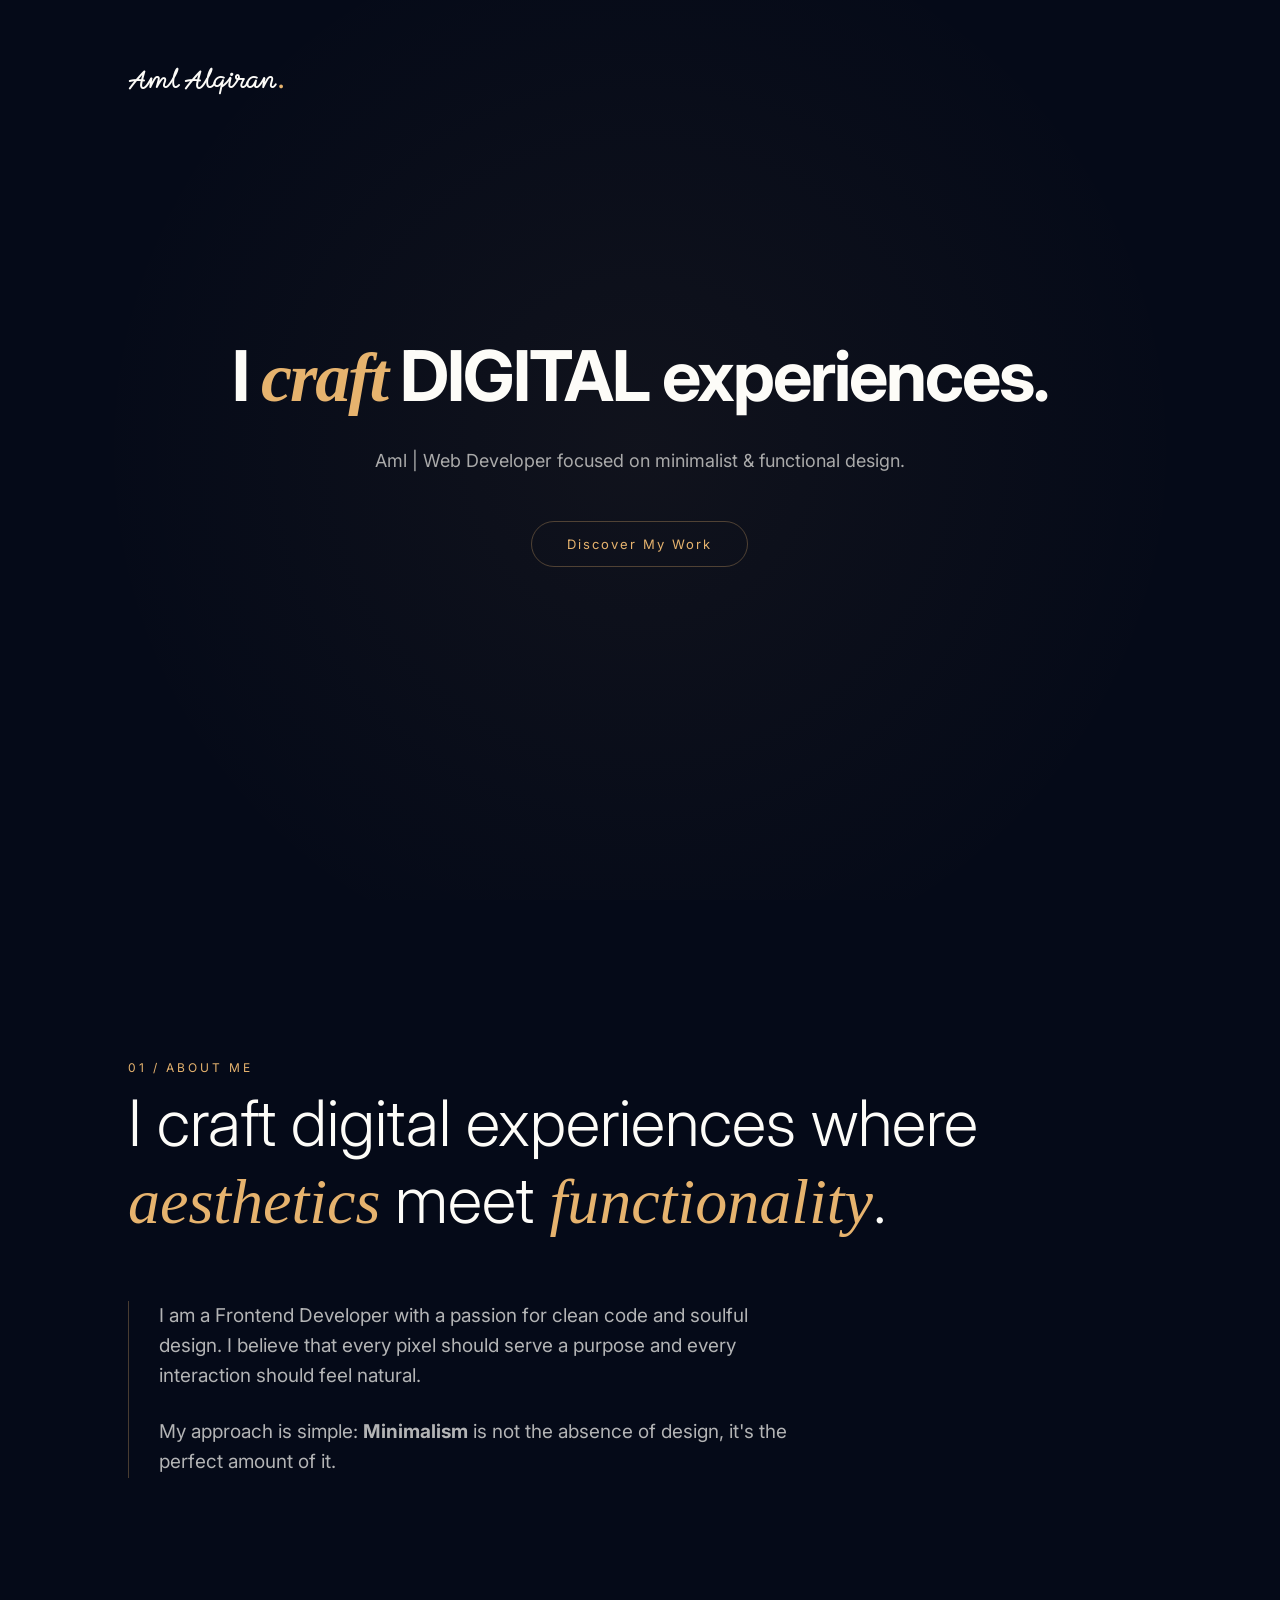
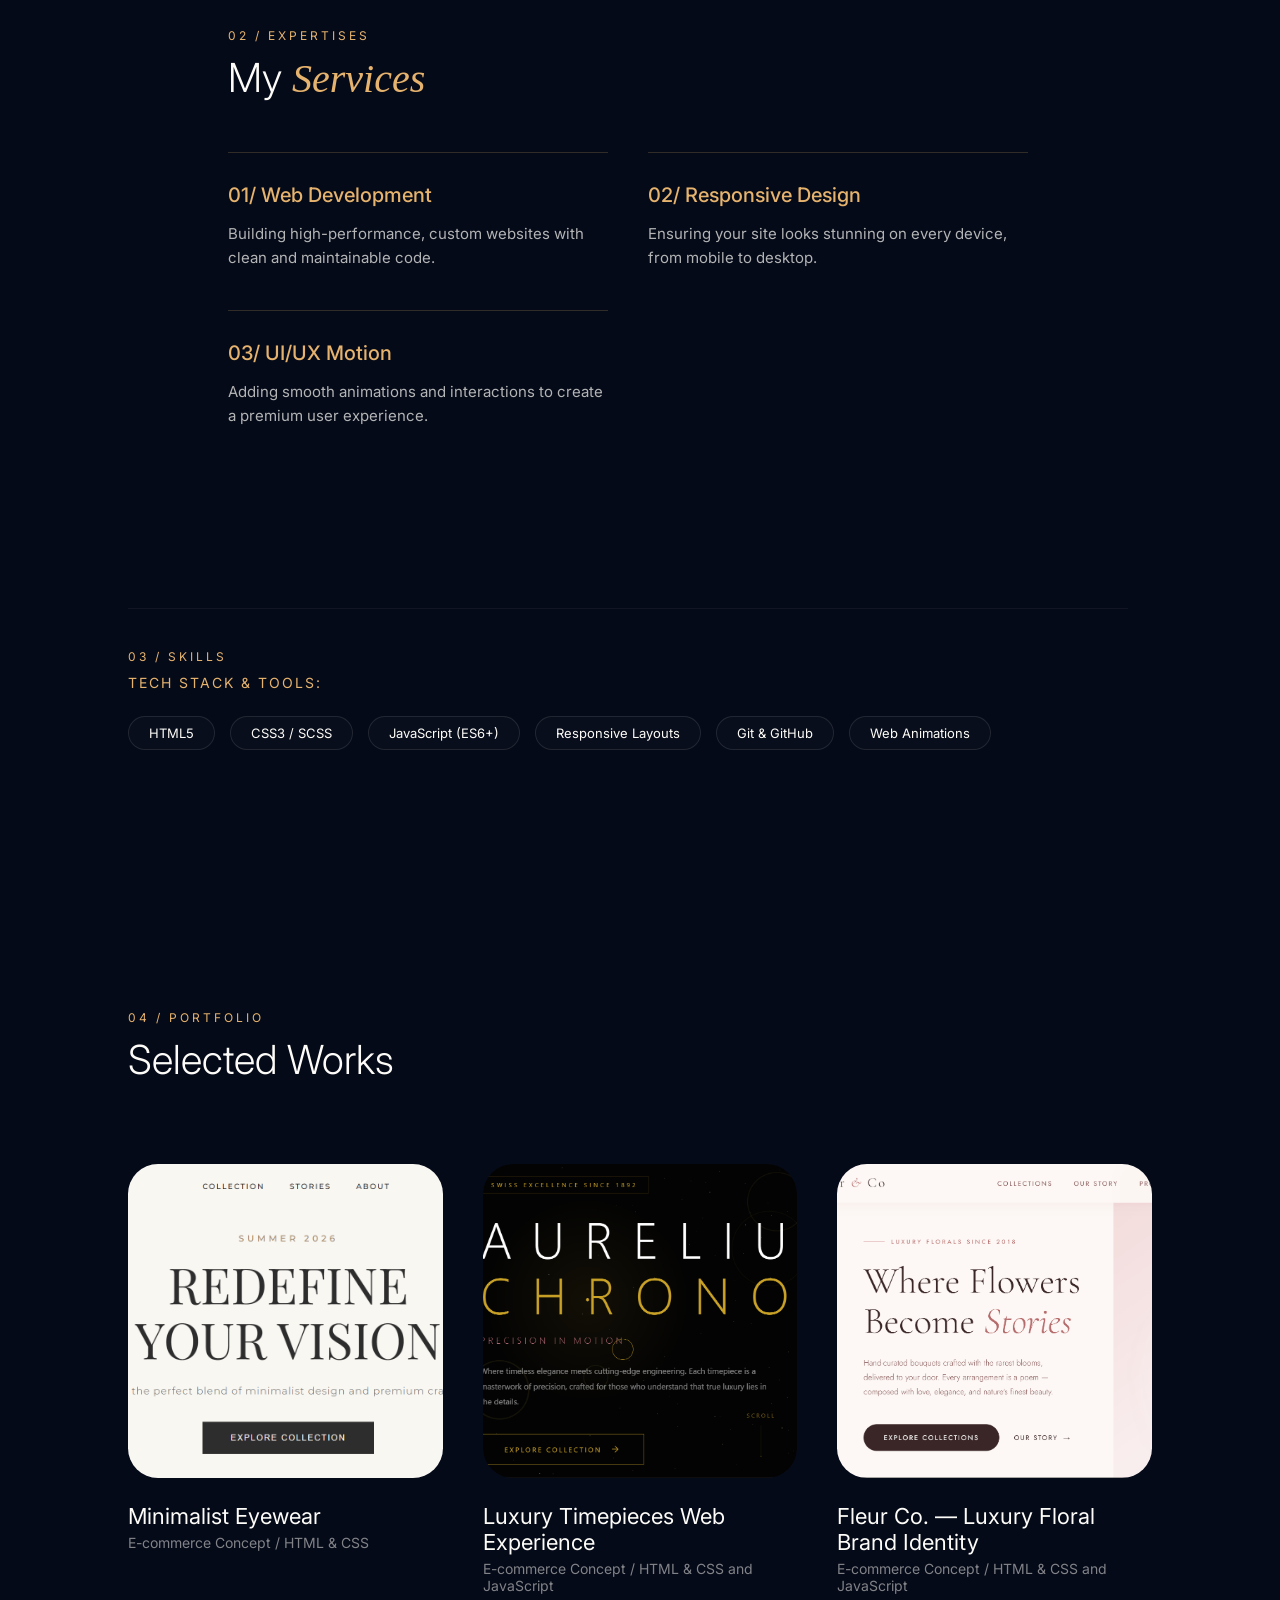
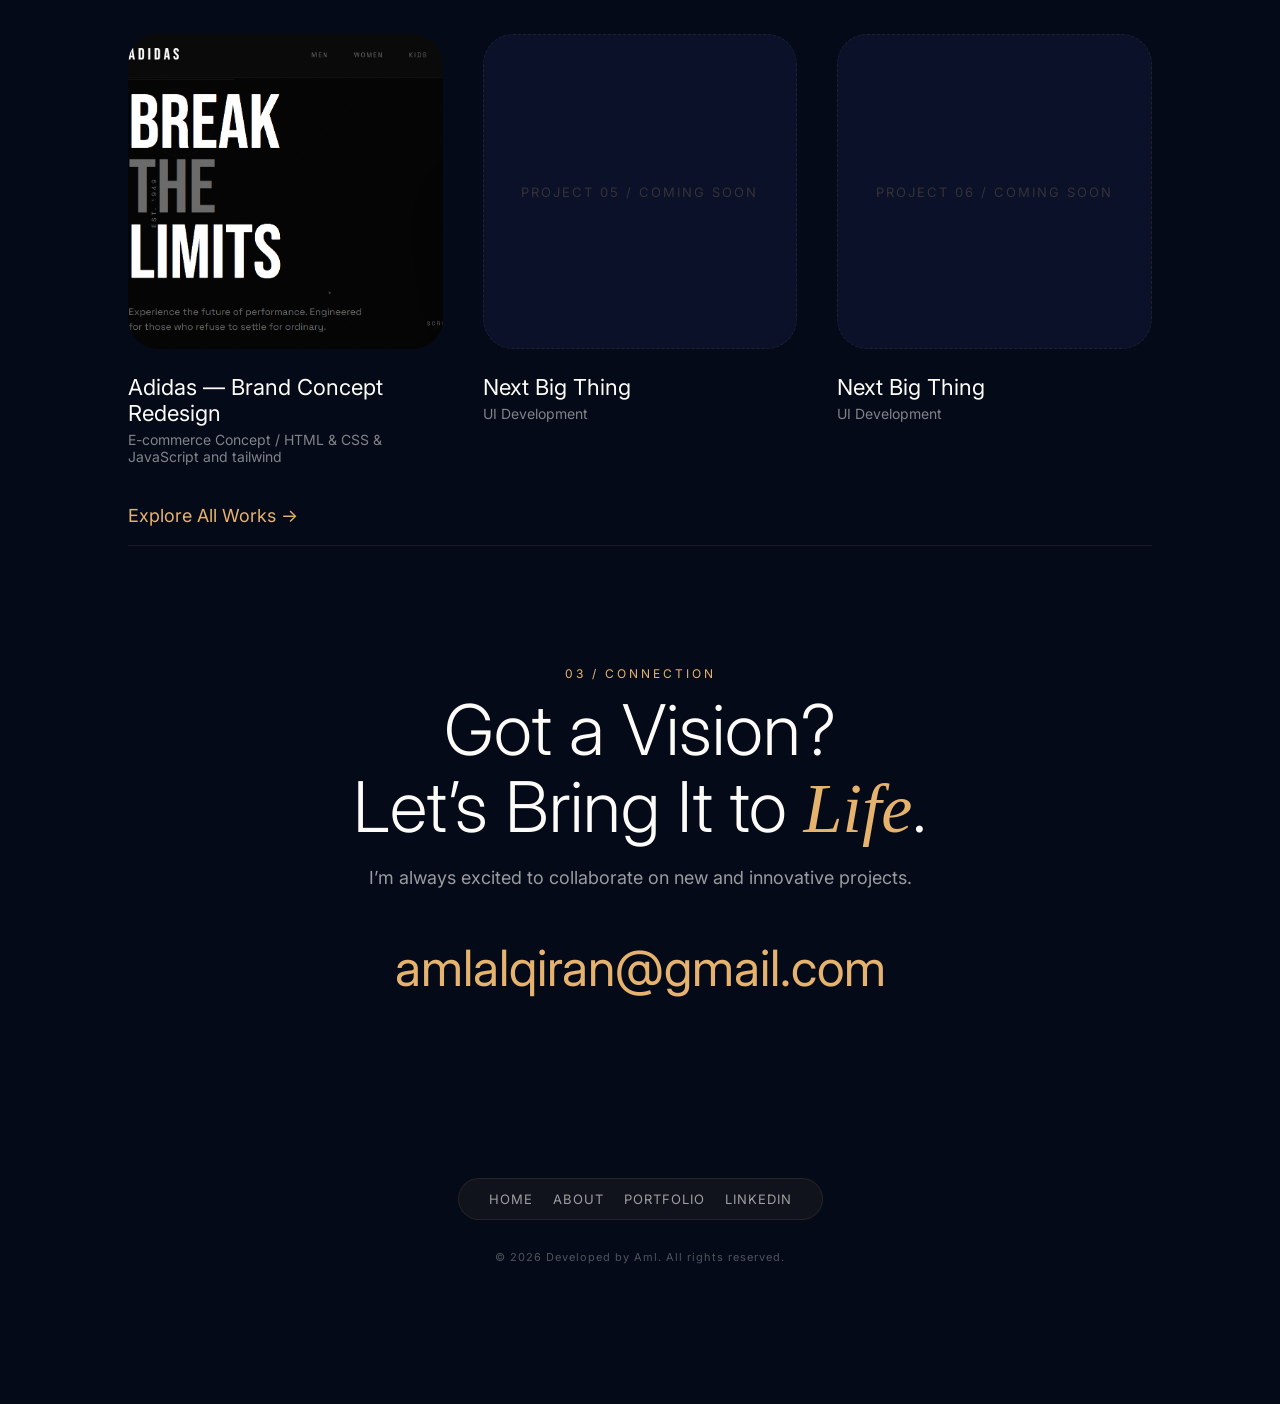
<file: index.html>
<!DOCTYPE html>
<html lang="en">
<head>
    <meta charset="UTF-8">
    <meta name="viewport" content="width=device-width, initial-scale=1.0">
    <title>Aml | Digital Crafter</title>
    <link rel="stylesheet" href="style.css">
    <link href="https://fonts.googleapis.com/css2?family=Inter:wght@400;700&display=swap" rel="stylesheet">
    <link href="https://fonts.googleapis.com/css2?family=Merriweather:ital,opsz,wght@0,18..144,300..900;1,18..144,300..900&family=Momo+Signature&family=Poppins:ital,wght@0,100;0,200;0,300;0,400;0,500;0,600;0,700;0,800;0,900;1,100;1,200;1,300;1,400;1,500;1,600;1,700;1,800;1,900&display=swap" rel="stylesheet">
</head>
<body>
    <div class="brand-signature">
        <a href="#home">Aml Alqiran<span class="dot">.</span></a>
    </div>

    <section class="hero-section" id="hero">
        <div class="hero-content">
            <h1>
                I <span id="dynamic-word"></span> DIGITAL experiences.
            </h1>
            <p>Aml | Web Developer focused on minimalist & functional design.</p>
            <a href="#projects" class="cta-btn">Discover My Work</a>
        </div>
    </section>

    <section class="about-section reveal" id="about">
        <div class="about-container">
            <span class="section-subtitle">01 / About Me</span>
            <h2 class="reveal-text">
                I craft digital experiences where <span class="italic-gold">aesthetics</span> meet <span class="italic-gold">functionality</span>.
            </h2>
            
            <div class="about-content">
                <p class="about-p">
                    I am a Frontend Developer with a passion for clean code and soulful design. 
                    I believe that every pixel should serve a purpose and every interaction should feel natural.
                </p>
                <p class="about-p">
                    My approach is simple: <strong>Minimalism</strong> is not the absence of design, 
                    it's the perfect amount of it.
                </p>
            </div>

            <!-- سكشن ال services -->
            <section id="services" class="services-section reveal">
                <div class="container">
                    <span class="section-subtitle">02 / Expertises</span>
                    <h2 class="section-title">My <span class="italic-gold">Services</span></h2>
                    
                    <div class="services-grid">
                        <div class="service-item">
                            <h3>01/ Web Development</h3>
                            <p>Building high-performance, custom websites with clean and maintainable code.</p>
                        </div>
                        <div class="service-item">
                            <h3>02/ Responsive Design</h3>
                            <p>Ensuring your site looks stunning on every device, from mobile to desktop.</p>
                        </div>
                        <div class="service-item">
                            <h3>03/ UI/UX Motion</h3>
                            <p>Adding smooth animations and interactions to create a premium user experience.</p>
                        </div>
                    </div>
                </div>
            </section>

            <!-- سكشن ال skills -->
            <div class="skills-container reveal">
                <span class="section-subtitle">03 / Skills</span>
                <p class="skills-label">Tech Stack & Tools:</p>
                <div class="skills-wrapper">
                    <span class="skill-tag">HTML5</span>
                    <span class="skill-tag">CSS3 / SCSS</span>
                    <span class="skill-tag">JavaScript (ES6+)</span>
                    <span class="skill-tag">Responsive Layouts</span>
                    <span class="skill-tag">Git & GitHub</span>
                    <span class="skill-tag">Web Animations</span>
                </div>
            </div>
        </div>
    </section>

    <section class="projects-section reveal" id="projects">
        <div class="projects-header">
            <span class="section-subtitle">04 / Portfolio</span>
            <h3 class="section-title">Selected Works</h3>
        </div>

        <div class="projects-grid">
            <div class="project-card reveal">
                <div class="project-img-container">
                    <img src="imgs\LOOK.png" alt="Minimalist Eyewear">
                    <div class="project-overlay">
                        <a href="https://amlalqiran-oss.github.io/eyewear-luxury-collection/" target="_blank" class="project-link">Launch Project</a>
                    </div>
                </div>
                <div class="project-info">
                    <h4>Minimalist Eyewear</h4>
                    <p>E-commerce Concept / HTML & CSS</p>
                </div>
            </div>

            <div class="project-card reveal">
                <div class="project-img-container">
                    <img src="imgs\aurlius.png" alt="aurelius">
                    <div class="project-overlay">
                        <a href="https://amlalqiran-oss.github.io/AURELIUS---Luxury-Timepieces/" target="_blank" class="project-link">Launch Project</a>
                    </div>
                </div>
                <div class="project-info">
                    <h4>Luxury Timepieces Web Experience</h4>
                    <p>E-commerce Concept / HTML & CSS and JavaScript</p>
                </div>
            </div>

            <div class="project-card reveal">
                <div class="project-img-container">
                    <img src="imgs\fluer.png" alt="fluer">
                    <div class="project-overlay">
                        <a href="https://amlalqiran-oss.github.io/Fleur-Co-Luxury-Florals/" target="_blank" class="project-link">Launch Project</a>
                    </div>
                </div>
                <div class="project-info">
                    <h4>Fleur Co. — Luxury Floral Brand Identity</h4>
                    <p>E-commerce Concept / HTML & CSS and JavaScript</p>
                </div>
            </div>

            <div class="project-card reveal">
                <div class="project-img-container">
                    <img src="imgs\adidas.png" alt="adidas">
                    <div class="project-overlay">
                        <a href="https://amlalqiran-oss.github.io/ADIDAS/" target="_blank" class="project-link">Launch Project</a>
                    </div>
                </div>
                <div class="project-info">
                    <h4>Adidas — Brand Concept Redesign</h4>
                    <p>E-commerce Concept / HTML & CSS & JavaScript and tailwind</p>
                </div>
            </div>

            <div class="project-card placeholder reveal">
                <div class="project-img-container">
                    <div class="empty-state">Project 05 / Coming Soon</div>
                </div>
                <div class="project-info">
                    <h4>Next Big Thing</h4>
                    <p>UI Development</p>
                </div>
            </div>

            <div class="project-card placeholder reveal">
                <div class="project-img-container">
                    <div class="empty-state">Project 06 / Coming Soon</div>
                </div>
                <div class="project-info">
                    <h4>Next Big Thing</h4>
                    <p>UI Development</p>
                </div>
            </div>
            <a href="projects.html" class="more-btn">Explore All Works <span class="arrow">→</span></a>
            <br><br>
        </div>

    <section class="contact-cta-dark reveal">
        <div class="cta-container">
            <span class="section-subtitle">03 / Connection</span>
            <h2>Got a Vision? <br> Let’s Bring It to <span class="italic-gold">Life</span>.</h2>
            <p>I’m always excited to collaborate on new and innovative projects.</p>
            <a href="mailto:amlalqiran@gmail.com" class="cta-email-big">amlalqiran@gmail.com</a>
        </div>
    </section>

    <footer class="portfolio-footer reveal">
        <div class="footer-content">
            <nav class="footer-nav-pills">
                <a href="#hero">Home</a>
                <a href="#about">About</a>
                <a href="#projects">Portfolio</a>
                <a href="https://www.linkedin.com/in/aml-alqiran-3b75702b0?utm_source=share&utm_campaign=share_via&utm_content=profile&utm_medium=android_app">LinkedIn</a>
            </nav>
            <p class="copyright">© 2026 Developed by Aml. All rights reserved.</p>
        </div>
    </footer>

    <script src="script.js"></script>
</body>
</html>
</file>
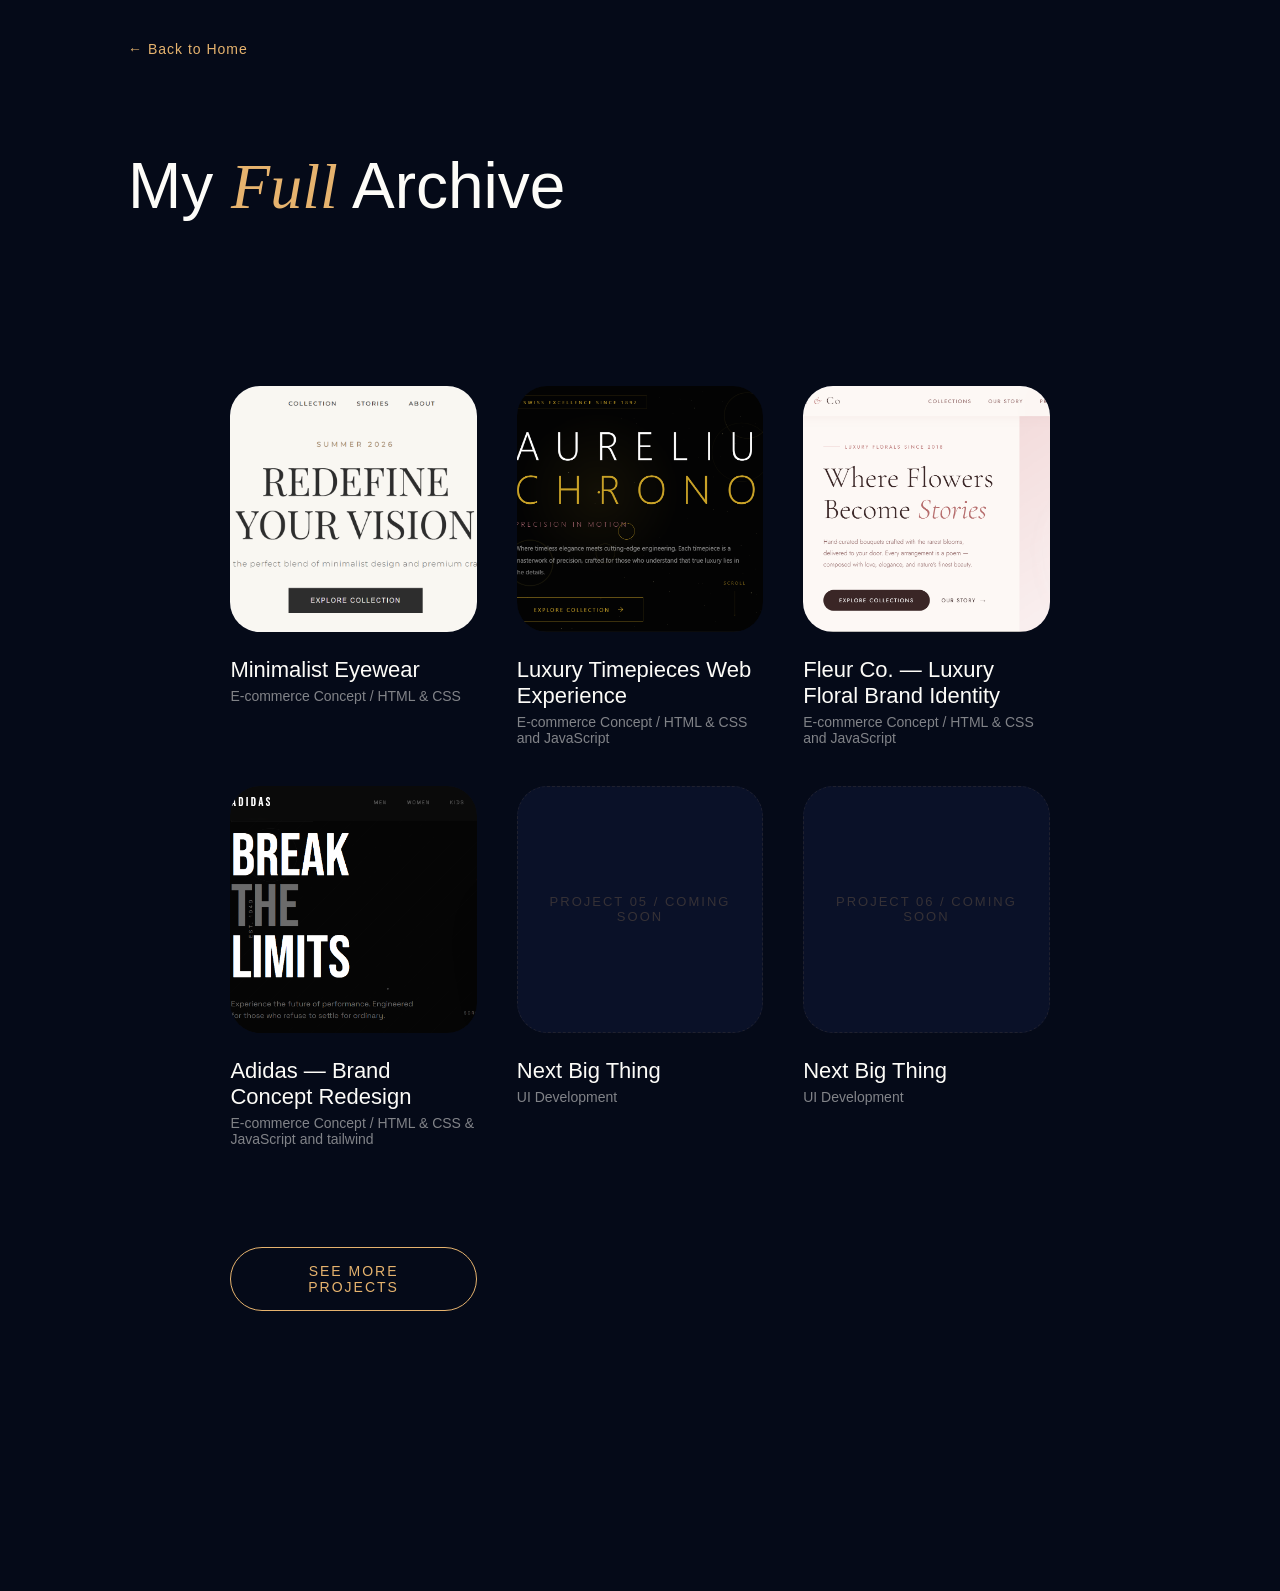
<file: projects.html>
<!DOCTYPE html>
<html lang="en">
<head>
    <meta charset="UTF-8">
    <link rel="stylesheet" href="style.css"> 
    <title>Aml | All Works</title>
</head>
<body class="projects-page reveal">
    <nav class="back-nav">
        <a href="index.html">← Back to Home</a>
    </nav>

    <section class="all-works-section">
        <h1 class="reveal-text">My <span class="italic-gold">Full</span> Archive</h1>

        <section class="projects-section" id="projects">
            <div class="projects-grid">
                <div class="project-card">
                    <div class="project-img-container">
                        <img src="imgs\LOOK.png" alt="Minimalist Eyewear">
                        <div class="project-overlay">
                            <a href="https://amlalqiran-oss.github.io/eyewear-luxury-collection/" target="_blank" class="project-link">Launch Project</a>
                        </div>
                    </div>
                    <div class="project-info">
                        <h4>Minimalist Eyewear</h4>
                        <p>E-commerce Concept / HTML & CSS</p>
                    </div>
                </div>

                <div class="project-card reveal">
                    <div class="project-img-container">
                        <img src="imgs\aurlius.png" alt="aurelius">
                        <div class="project-overlay">
                            <a href="https://amlalqiran-oss.github.io/AURELIUS---Luxury-Timepieces/" target="_blank" class="project-link">Launch Project</a>
                        </div>
                    </div>
                    <div class="project-info">
                        <h4>Luxury Timepieces Web Experience</h4>
                        <p>E-commerce Concept / HTML & CSS and JavaScript</p>
                    </div>
                </div>

                <div class="project-card reveal">
                    <div class="project-img-container">
                        <img src="imgs\fluer.png" alt="fluer">
                        <div class="project-overlay">
                            <a href="https://amlalqiran-oss.github.io/Fleur-Co-Luxury-Florals/" target="_blank" class="project-link">Launch Project</a>
                        </div>
                    </div>
                    <div class="project-info">
                        <h4>Fleur Co. — Luxury Floral Brand Identity</h4>
                        <p>E-commerce Concept / HTML & CSS and JavaScript</p>
                    </div>
                </div>

                <div class="project-card reveal">
                    <div class="project-img-container">
                    <img src="imgs\adidas.png" alt="adidas">
                    <div class="project-overlay">
                        <a href="https://amlalqiran-oss.github.io/ADIDAS/" target="_blank" class="project-link">Launch Project</a>
                    </div>
                </div>
                <div class="project-info">
                    <h4>Adidas — Brand Concept Redesign</h4>
                    <p>E-commerce Concept / HTML & CSS & JavaScript and tailwind</p>
                </div>
                </div>

                <div class="project-card placeholder">
                    <div class="project-img-container">
                        <div class="empty-state">Project 05 / Coming Soon</div>
                    </div>
                    <div class="project-info">
                        <h4>Next Big Thing</h4>
                        <p>UI Development</p>
                    </div>
                </div>

                <div class="project-card placeholder">
                    <div class="project-img-container">
                        <div class="empty-state">Project 06 / Coming Soon</div>
                    </div>
                    <div class="project-info">
                        <h4>Next Big Thing</h4>
                        <p>UI Development</p>
                    </div>
                </div>

                <div class="project-card placeholder hidden-card">
                    <div class="project-img-container">
                        <div class="empty-state">Project 07 / Coming Soon</div>
                    </div>
                    <div class="project-info">
                        <h4>Next Big Thing</h4>
                        <p>UI Development</p>
                    </div>
                </div>

                <div class="project-card placeholder hidden-card">
                    <div class="project-img-container">
                        <div class="empty-state">Project 08 / Coming Soon</div>
                    </div>
                    <div class="project-info">
                        <h4>Next Big Thing</h4>
                        <p>UI Development</p>
                    </div>
                </div>

                <div class="project-card placeholder hidden-card">
                    <div class="project-img-container">
                        <div class="empty-state">Project 09 / Coming Soon</div>
                    </div>
                    <div class="project-info">
                        <h4>Next Big Thing</h4>
                        <p>UI Development</p>
                    </div>
                </div>

                <div class="project-card placeholder hidden-card">
                    <div class="project-img-container">
                        <div class="empty-state">Project 10 / Coming Soon</div>
                    </div>
                    <div class="project-info">
                        <h4>Next Big Thing</h4>
                        <p>UI Development</p>
                    </div>
                </div>

                <div class="project-card placeholder hidden-card">
                    <div class="project-img-container">
                        <div class="empty-state">Project 11 / Coming Soon</div>
                    </div>
                    <div class="project-info">
                        <h4>Next Big Thing</h4>
                        <p>UI Development</p>
                    </div>
                </div>

                <div class="project-card placeholder hidden-card">
                    <div class="project-img-container">
                        <div class="empty-state">Project 12 / Coming Soon</div>
                    </div>
                    <div class="project-info">
                        <h4>Next Big Thing</h4>
                        <p>UI Development</p>
                    </div>
                </div>

                <div class="load-more-container">
                    <button id="loadMoreBtn" class="load-more-btn" onclick="showMoreProjects()">See More Projects</button>
                </div>
            </div>
        </section>
    </section>

    <script src="script.js"></script>
</body>
</html>
</file>
<file: style.css>
/* --- Reset --- */
* {
    margin: 0;
    padding: 0;
    box-sizing: border-box;
}

/* ستايل شريط السكرول الجانبي */
::-webkit-scrollbar {
    width: 8px;
}

::-webkit-scrollbar-track {
    background: #050A18; /* نفس لون خلفية موقعك */
}

::-webkit-scrollbar-thumb {
    background: #E6B36E; /* اللون الدهبي */
    border-radius: 10px;
}

::-webkit-scrollbar-thumb:hover {
    background: #c5985a; /* درجة أغمق شوية عند اللمس */
}

body {
    background-color: #050A18; /* كحلي دافي وأعمق */
    color: #FDFCF8; 
    font-family: 'Inter', sans-serif;
    overflow-x: hidden;
    transition: background 0.5s ease;
}

/* الاسم كإمضاء في ركن الصفحة */
.brand-signature {
    position: absolute; /* بيفضل في مكانه أول ما تفتحي الصفحة */
    top: 40px;
    left: 10%;
    z-index: 1000;
}

.brand-signature a {
    font-family: 'Momo Signature', cursive; /* اسم الخط الجديد */
    font-size: 20px; /* كبرناه شوية عشان تفاصيله تبان */
    font-weight: 200; /* الخطوط دي بتبقى شيك وهي خفيفة */
    color: #FDFCF8;
    text-decoration: none;
    letter-spacing: normal; /* الخطوط اليدوية مش بتحتاج تقريب حروف */
    transition: 0.5s ease;
    display: inline-block;
}

.brand-signature .dot {
    color: #E6B36E; /* النقطة الدهبية لسه موجودة */
    font-size: 50px; /* كبرنا النقطة كمان */
    font-family: 'Inter', sans-serif; /* النقطة هنخليها بخط عادي عشان تكون مدورة بجد */
    margin-left: 0; /* قرّبي النقطة من الاسم اليدوي */
}

.brand-signature a:hover {
    color: #E6B36E; /* ممكن نخليه كله دهبي عند الهوفر */
    text-shadow: 0 0 15px rgba(230, 179, 110, 0.4);
}

/* الانيميشن عند السكرول */
/* الحالة الابتدائية: العنصر مخفي ونازل لأسفل 30 بكسل */
/* الحالة الافتراضية للعناصر اللي هتحركيها */
/* الكود الأساسي للأنيميشن */
.reveal {
    opacity: 0;
    transform: translateY(30px);
    transition: all 0.8s ease-out;
}

.reveal.active {
    opacity: 1 !important;
    transform: translateY(0) !important;
}

/* الحل الإجباري لصفحة See More: أي حاجة واخدة كلاس reveal جواها تظهر فوراً */
.all-works-section .reveal, 
.projects-grid .reveal,
.see-more-page .reveal { 
    opacity: 1 !important; 
    transform: translateY(0) !important;
    transition: none !important;
}

/* إخفاء الكروت اللي واخدة الكلاس ده في صفحه ال see more*/
.hidden-card {
    display: none !important;
}

/* ستايل زرار See More */
.load-more-container {
    display: flex;            /* تفعيل نظام المرونة */
    justify-content: center;   /* توسيط الزرار أفقياً */
    align-items: center;       /* للتأكيد على التوسيط الرأسي لو فيه مساحة */
    width: 100%;               /* عشان يفرش بعرض الصفحة ويقدر يسنتر */
    margin-top: 60px;          /* مسافة بين الزرار وآخر كارت */
    padding-bottom: 80px;      /* مسافة أمان تحت الزرار */
}

.load-more-btn {
    background: transparent;
    color: #E6B36E; /* الدهبي بتاعنا */
    border: 1px solid #E6B36E;
    padding: 15px 40px;
    font-size: 14px;
    text-transform: uppercase;
    letter-spacing: 2px;
    cursor: pointer;
    transition: 0.3s all ease;
    border-radius: 50px;
    display: inline-block;
    margin: 0 auto;
}

.load-more-btn:hover {
    background: #E6B36E;
    color: #050A18; /* لون الخلفية الكحلي */
    box-shadow: 0 0 20px rgba(230, 179, 110, 0.4);
}

/* --- Hero Section --- */
.hero-section {
    height: 100vh;
    display: flex;
    justify-content: center;
    align-items: center;
    text-align: center;
    padding: 0 10%;
    position: relative;
    /* ده اللي هيخلي النور يلحق الماوس بنعومة */
    background: radial-gradient(circle at center, rgba(230, 179, 110, 0.05) 0%, transparent 70%);
}

.hero-content {
    transition: transform 0.1s ease-out; /* نعومة لحركة الماوس */
}

.hero-content h1 {
    font-size: 70px;
    line-height: 1.2;
    letter-spacing: -2px;
    font-weight: 700;
}

/* لون الكلمات المتغيرة (Solar Yellow) */
#dynamic-word {
    color: #E6B36E; /* ذهبي رملي ناعم */
    font-style: italic; /* لمسة رقيقة */
    font-family: 'Playfair Display', serif; /* لو حابة تخليه زي موقع النظارات */
    transition: opacity 0.6s ease-in-out;
}

.hero-content p {
    font-size: 18px;
    color: #AAA; /* رمادي فاتح للوصف */
    margin-top: 30px;
}

/* الزرار (Solar Yellow) */
.cta-btn {
    display: inline-block;
    margin-top: 50px;
    padding: 14px 35px;
    background-color: transparent;
    border: 1px solid rgba(230, 179, 110, 0.3); /* خط رفيع وناعم */
    color: #E6B36E;
    text-decoration: none;
    font-size: 13px;
    letter-spacing: 2px;
    border-radius: 50px; /* شكل بيضاوي أنعم من المستطيل */
    transition: all 0.4s ease;
}

.cta-btn:hover {
    background-color: rgba(230, 179, 110, 0.1);
    border-color: #E6B36E;
    transform: translateY(-3px); /* حركة طلوع خفيفة */
}

/* للموبايل */
@media (max-width: 768px) {
    .hero-content h1 {
        font-size: 40px;
    }
}

.about-section {
    padding: 160px 10%;
    background-color: #050A18;
    text-align: left; /* المحاذاة لليسار بتدي شكل مودرن أكتر للإنجليزي */
}

.about-container {
    max-width: 1000px;
}

.reveal-text {
    font-size: clamp(32px, 6vw, 64px); /* خط ضخم بياخد العين */
    font-weight: 300; /* خط رفيع عشان النعومة */
    line-height: 1.2;
    color: #FDFCF8;
    margin-bottom: 60px;
}

.italic-gold {
    color: #E6B36E;
    font-family: 'Playfair Display', serif; /* تأكدي إنك ضايفة الخط ده في الـ HTML */
    font-style: italic;
    font-weight: 400;
}

.about-content {
    display: flex;
    flex-direction: column;
    gap: 25px;
    border-left: 1px solid rgba(230, 179, 110, 0.3); /* خط رأسي ناعم عالشمال */
    padding-left: 30px;
    margin-bottom: 50px;
}

.about-p {
    font-size: 19px;
    color: rgba(253, 252, 248, 0.7);
    line-height: 1.6;
    max-width: 650px;
}

.skills-mini {
    font-size: 12px;
    letter-spacing: 3px;
    text-transform: uppercase;
    color: #E6B36E;
    opacity: 0.6;
    margin-top: 40px;
}

.projects-section {
    padding: 100px 10%;
    background-color: #050A18;
}

.projects-header {
    margin-bottom: 80px;
}

.section-subtitle {
    font-size: 12px;
    letter-spacing: 3px;
    color: #E6B36E;
    text-transform: uppercase;
    display: block;
    margin-bottom: 10px;
}

.section-title {
    font-size: 40px;
    font-weight: 300;
}

/* الـ Grid لـ 5 مشاريع */
.projects-grid {
    display: grid;
    grid-template-columns: repeat(auto-fit, minmax(350px, 1fr));
    gap: 60px 40px; /* مسافة كبيرة بين الصفوف عشان "تتنفس" */
}

.project-card {
    position: relative;
    cursor: pointer;
}

.projects-grid {
    display: grid !important;
    /* ده هيخلي الموبايل 1، التابلت 2، واللابتوب 3 مشاريع في الصف */
    grid-template-columns: repeat(auto-fit, minmax(300px, 1fr)) !important; 
    gap: 40px; 
    width: 100%;
}

/* لو لسه ظاهرين اتنين بس بالعرض، جربي الكود ده لجبر الـ 3 أعمدة في الشاشات الكبيرة */
@media (min-width: 1024px) {
    .projects-grid {
        grid-template-columns: repeat(3, 1fr) !important;
    }
}

/* الـ Overlay اللي بيظهر فيه اللينك */
.project-overlay {
    position: absolute;
    top: 0; left: 0;
    width: 100%; height: 100%;
    background: rgba(5, 10, 24, 0.6);
    display: flex;
    justify-content: center;
    align-items: center;
    opacity: 0;
    transition: opacity 0.4s ease;
}

.project-card:hover .project-overlay {
    opacity: 1;
}

.project-card:hover img {
    transform: scale(1.1);
}

.project-link {
    color: #FDFCF8;
    text-decoration: none;
    border: 1px solid #FDFCF8;
    padding: 12px 25px;
    border-radius: 50px;
    font-size: 13px;
    transition: 0.3s;
}

.project-link:hover {
    background: #E6B36E;
    border-color: #E6B36E;
    color: #050A18;
}

.project-info {
    margin-top: 25px;
}

.project-info h4 {
    font-size: 22px;
    font-weight: 400;
    margin-bottom: 5px;
}

.project-info p {
    font-size: 14px;
    color: rgba(253, 252, 248, 0.5);
}

/* زرار See More */
.more-works-wrapper {
    text-align: center;
    margin-top: 100px;
}

.more-btn {
    font-size: 18px;
    color: #E6B36E;
    text-decoration: none;
    display: inline-block;
    transition: 0.3s;
}

.more-btn .arrow {
    transition: transform 0.3s ease;
    display: inline-block;
}

.more-btn:hover .arrow {
    transform: translateX(10px);
}
.projects-grid {
    display: grid;
    grid-template-columns: repeat(auto-fit, minmax(320px, 1fr));
    gap: 50px 30px;
}

.project-img-container img {
    width: 100% !important;
    height: 100% !important; /* جبر الصورة تأخد طول المربع بالظبط */
    object-fit: cover !important; /* دي أهم خاصية: بتقص الزيادات وتخلي الصورة متناسقة */
    object-position: top; /* عشان يركز على الجزء اللي فوق من السكرين شوت (اللوجو والعنوان) */
    transition: transform 0.8s cubic-bezier(0.2, 1, 0.3, 1);
}

.project-img-container {
    position: relative;
    width: 100%;
    aspect-ratio: 1 / 1; /* بيخلي الكونتينر مربع */
    border-radius: 30px; 
    overflow: hidden; /* بيقص أي حاجة تطلع بره المربع */
    background-color: #0A1128;
}

.empty-state {
    width: 100%;
    height: 100%;
    display: flex;
    justify-content: center;
    align-items: center;
    background: #0A1128;
    color: rgba(230, 179, 110, 0.2);
    font-size: 13px;
    letter-spacing: 2px;
    text-transform: uppercase;
    /* خط متقطع بيدي شكل جمالي للمربعات الفاضية */
    border: 1px dashed rgba(230, 179, 110, 0.1); 
    border-radius: 30px;
    text-align: center;
    padding: 20px;
}

/* تعديل المسافات بين المربعات */
.projects-grid {
    display: grid;
    grid-template-columns: repeat(auto-fit, minmax(280px, 1fr));
    gap: 40px; 
    width: 100%;
}

/* لو لسه ظاهرين اتنين بس بالعرض، جربي الكود ده لجبر الـ 3 أعمدة في الشاشات الكبيرة */
@media (min-width: 1024px) {
    .projects-grid {
        grid-template-columns: repeat(3, 1fr) !important;
    }
}

/* --- Contact CTA Dark Style --- */
.contact-cta-dark {
    padding: 120px 10%;
    background-color: #050A18; /* نفس لون موقعك */
    text-align: center;
    border-top: 1px solid rgba(230, 179, 110, 0.1); /* خط رفيع جداً للفصل */
}

.contact-cta-dark h2 {
    font-size: clamp(35px, 6vw, 70px);
    font-weight: 300;
    color: #FDFCF8;
    line-height: 1.1;
    margin-bottom: 20px;
}

.contact-cta-dark p {
    font-size: 18px;
    color: rgba(253, 252, 248, 0.6);
    margin-bottom: 50px;
}

.cta-email-big {
    font-size: clamp(24px, 4vw, 50px);
    color: #E6B36E; /* الدهبي بتاعنا */
    text-decoration: none;
    font-family: 'Inter', sans-serif;
    transition: 0.4s ease;
}

.cta-email-big:hover {
    letter-spacing: 2px;
    text-shadow: 0 0 20px rgba(230, 179, 110, 0.2); /* توهج خفيف عند الهوفر */
}

/* --- Dark Footer Pills --- */
.portfolio-footer {
    padding: 60px 10% 40px;
    background-color: #050A18;
    text-align: center;
}

.footer-nav-pills {
    display: inline-flex;
    gap: 20px;
    background: rgba(230, 179, 110, 0.05); /* لمسة دهبي خفيفة جداً للخلفية */
    padding: 12px 30px;
    border-radius: 50px;
    margin-bottom: 30px;
    border: 1px solid rgba(230, 179, 110, 0.1);
}

.footer-nav-pills a {
    color: #FDFCF8;
    text-decoration: none;
    font-size: 13px;
    text-transform: uppercase;
    letter-spacing: 1px;
    opacity: 0.6;
    transition: 0.3s;
}

.footer-nav-pills a:hover {
    opacity: 1;
    color: #E6B36E;
}

.copyright {
    font-size: 11px;
    color: rgba(253, 252, 248, 0.3);
    letter-spacing: 1px;
}


/* تنسيقات صفحه ال see more */
.back-nav {
    padding: 40px 10%;
}

.back-nav a {
    color: #E6B36E;
    text-decoration: none;
    font-size: 14px;
    letter-spacing: 1px;
    transition: 0.3s;
}

.back-nav a:hover {
    padding-left: 10px;
}

.all-works-section {
    padding: 50px 10% 100px;
}



/* Services Section */
.services-section {
    padding: 100px 10%;
    background: transparent;
}

.services-grid {
    display: grid;
    grid-template-columns: repeat(auto-fit, minmax(250px, 1fr));
    gap: 40px;
    margin-top: 50px;
}

.service-item {
    border-top: 1px solid rgba(230, 179, 110, 0.2);
    padding-top: 30px;
}

.service-item h3 {
    font-size: 20px;
    color: #E6B36E;
    margin-bottom: 15px;
    font-weight: 500;
}

.service-item p {
    font-size: 15px;
    line-height: 1.6;
    color: rgba(253, 252, 248, 0.7);
}

/* Skills Tags */
.skills-container {
    margin-top: 80px;
    border-top: 1px solid rgba(253, 252, 248, 0.05);
    padding-top: 40px;
}

.skills-label {
    font-size: 14px;
    text-transform: uppercase;
    letter-spacing: 2px;
    color: #E6B36E;
    margin-bottom: 25px;
}

.skills-wrapper {
    display: flex;
    flex-wrap: wrap;
    gap: 15px;
}

.skill-tag {
    padding: 8px 20px;
    border: 1px solid rgba(253, 252, 248, 0.1);
    border-radius: 50px;
    font-size: 13px;
    color: #FDFCF8;
    transition: 0.3s;
    background: rgba(253, 252, 248, 0.02);
}

.skill-tag:hover {
    border-color: #E6B36E;
    color: #E6B36E;
    transform: translateY(-5px);
}
</file>
